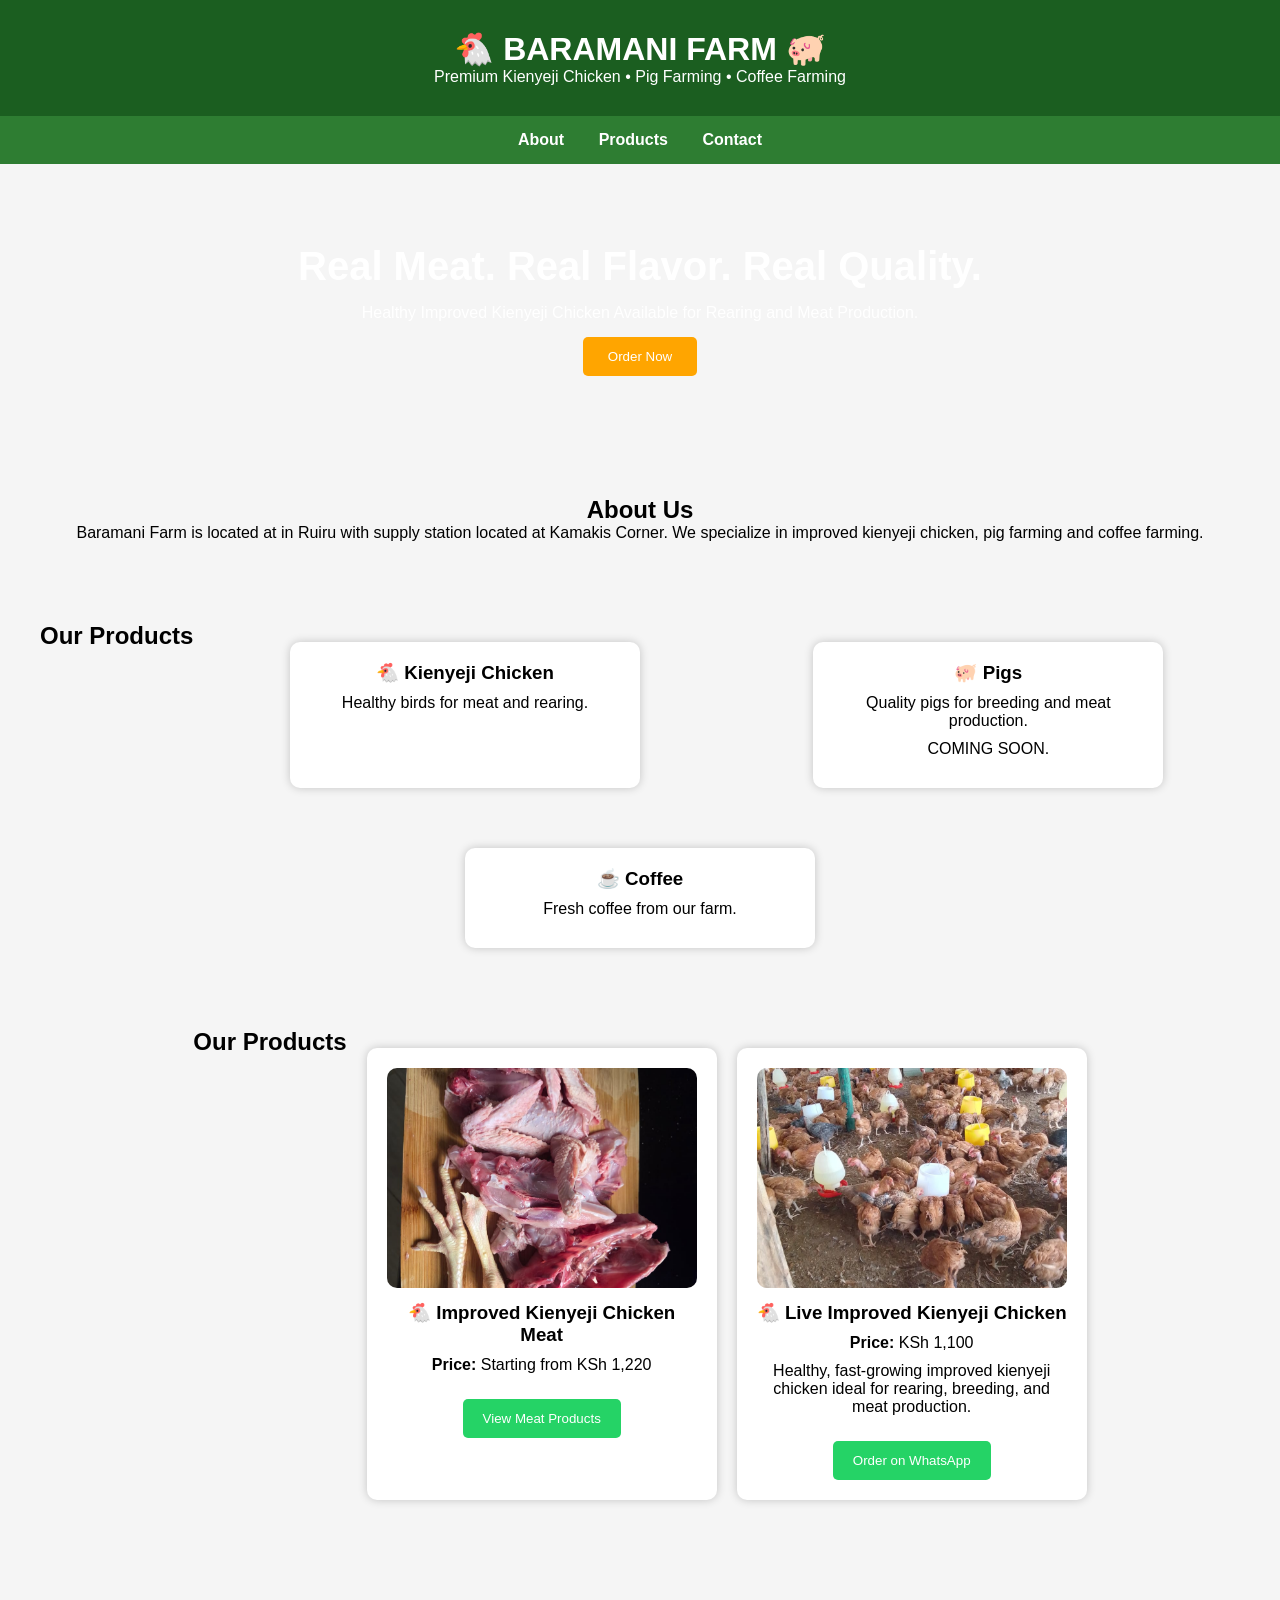
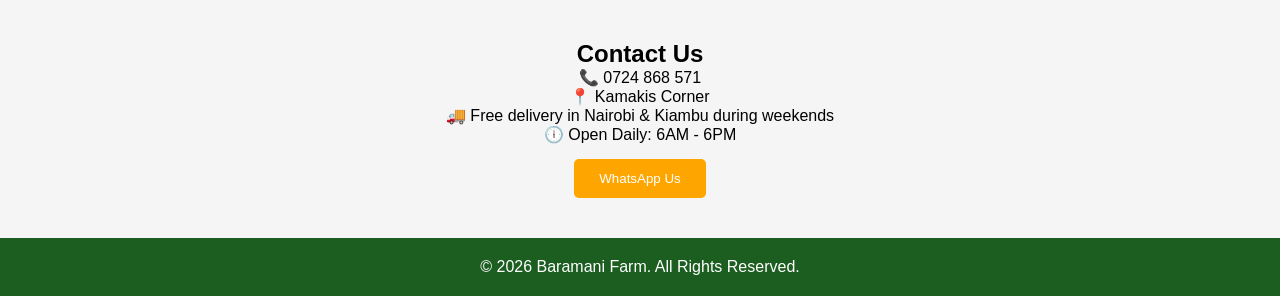
<file: index.html>
<!DOCTYPE html>
<html lang="en">
<head>
<meta charset="UTF-8">
<meta name="viewport" content="width=device-width, initial-scale=1.0">
<title>Baramani Farm</title>
<link rel="stylesheet" href="style.css">
</head>

<body>

<header>
    <h1>🐔 BARAMANI FARM 🐖</h1>
    <p>Premium Kienyeji Chicken • Pig Farming • Coffee Farming</p>
</header>

<nav>
    <a href="#about">About</a>
    <a href="#products">Products</a>
    <a href="#contact">Contact</a>
</nav>

<section class="hero">
    <h2>Real Meat. Real Flavor. Real Quality.</h2>
    <p>Healthy Improved Kienyeji Chicken Available for Rearing and Meat Production.</p>
    <button onclick="alert('Call 0724 868 571')">Order Now</button>
</section>

<section id="about">
    <h2>About Us</h2>
    <p>
        Baramani Farm is located at in Ruiru with supply station located at Kamakis Corner.
        We specialize in improved kienyeji chicken,
        pig farming and coffee farming.
    </p>
</section>

<section id="products">
    <h2>Our Products</h2>

    <div class="card">
        <h3>🐔 Kienyeji Chicken</h3>
        <p>Healthy birds for meat and rearing.</p>
    </div>

    <div class="card">
        <h3>🐖 Pigs</h3>
        <p>Quality pigs for breeding and meat production.</p>
        <p>COMING SOON.</p>
    </div>

    <div class="card">
        <h3>☕ Coffee</h3>
        <p>Fresh coffee from our farm.</p>
    </div>
    <section id="products">

    <h2>Our Products</h2>

    <div class="card">

    <img src="chicken.jpeg" alt="Kienyeji Chicken Meat">

    <h3>🐔 Improved Kienyeji Chicken Meat</h3>

    <p><strong>Price:</strong> Starting from KSh 1,220</p>

    <a href="meat.html">
        <button>View Meat Products</button>
    </a>

</div>

    <div class="card">

    <img src="live-chicken.jpg" alt="Live Kienyeji Chicken">

    <h3>🐔 Live Improved Kienyeji Chicken</h3>

    <p><strong>Price:</strong> KSh 1,100</p>

    <p>
        Healthy, fast-growing improved kienyeji chicken ideal for
        rearing, breeding, and meat production.
    </p>

    <a href="https://wa.me/254724868571?text=Hello%20Baramani%20Farm,%20I%20would%20like%20to%20order%20a%20Live%20Improved%20Kienyeji%20Chicken%20at%20KSh%201320">
        <button>Order on WhatsApp</button>
    </a>

</div>

</section>

</section>

<section id="contact">
    <h2>Contact Us</h2>

    <p>📞 0724 868 571</p>
    <p>📍 Kamakis Corner</p>
    <p>🚚 Free delivery in Nairobi & Kiambu during weekends</p>
    <p>🕕 Open Daily: 6AM - 6PM</p>

    <a href="https://wa.me/254724868571" target="_blank">
        <button>WhatsApp Us</button>
    </a>

</section>

<footer>
    <p>© 2026 Baramani Farm. All Rights Reserved.</p>
</footer>

</body>
</html>
</file>
<file: style.css>
*{
    margin:0;
    padding:0;
    box-sizing:border-box;
}

body{
    font-family:Arial, sans-serif;
    background:#f5f5f5;
}

header{
    background:#1b5e20;
    color:white;
    text-align:center;
    padding:30px;
}

nav{
    background:#2e7d32;
    text-align:center;
    padding:15px;
}

nav a{
    color:white;
    text-decoration:none;
    margin:15px;
    font-weight:bold;
}

.hero{
    text-align:center;
    padding:80px 20px;
    background:url('https://images.unsplash.com/photo-1548550023-2bdb3c5beed7') center/cover;
    color:white;
}

.hero h2{
    font-size:40px;
    margin-bottom:15px;
}

button{
    background:orange;
    color:white;
    border:none;
    padding:12px 25px;
    margin-top:15px;
    border-radius:5px;
    cursor:pointer;
}

button:hover{
    background:darkorange;
}

section{
    padding:40px;
    text-align:center;
}

.card{
    background:white;
    margin:15px auto;
    padding:20px;
    width:300px;
    border-radius:10px;
    box-shadow:0 0 10px rgba(0,0,0,0.2);
}

footer{
    background:#1b5e20;
    color:white;
    text-align:center;
    padding:20px;
}
.card img{
    width:100%;
    border-radius:10px;
    margin-bottom:10px;
}

.card{
    background:white;
    margin:20px auto;
    padding:20px;
    width:350px;
    border-radius:10px;
    box-shadow:0 0 10px rgba(0,0,0,0.2);
}

.card p{
    margin:10px 0;
}

.card button{
    background:#25D366;
    color:white;
    border:none;
    padding:12px 20px;
    border-radius:5px;
    cursor:pointer;
}
#products{
    display:flex;
    justify-content:center;
    gap:20px;
    flex-wrap:wrap;
}
.card img{
    width:100%;
    height:220px;
    object-fit:cover;
    border-radius:10px;
    transition:0.3s;
}

.card img:hover{
    transform:scale(1.05);
}
</file>
